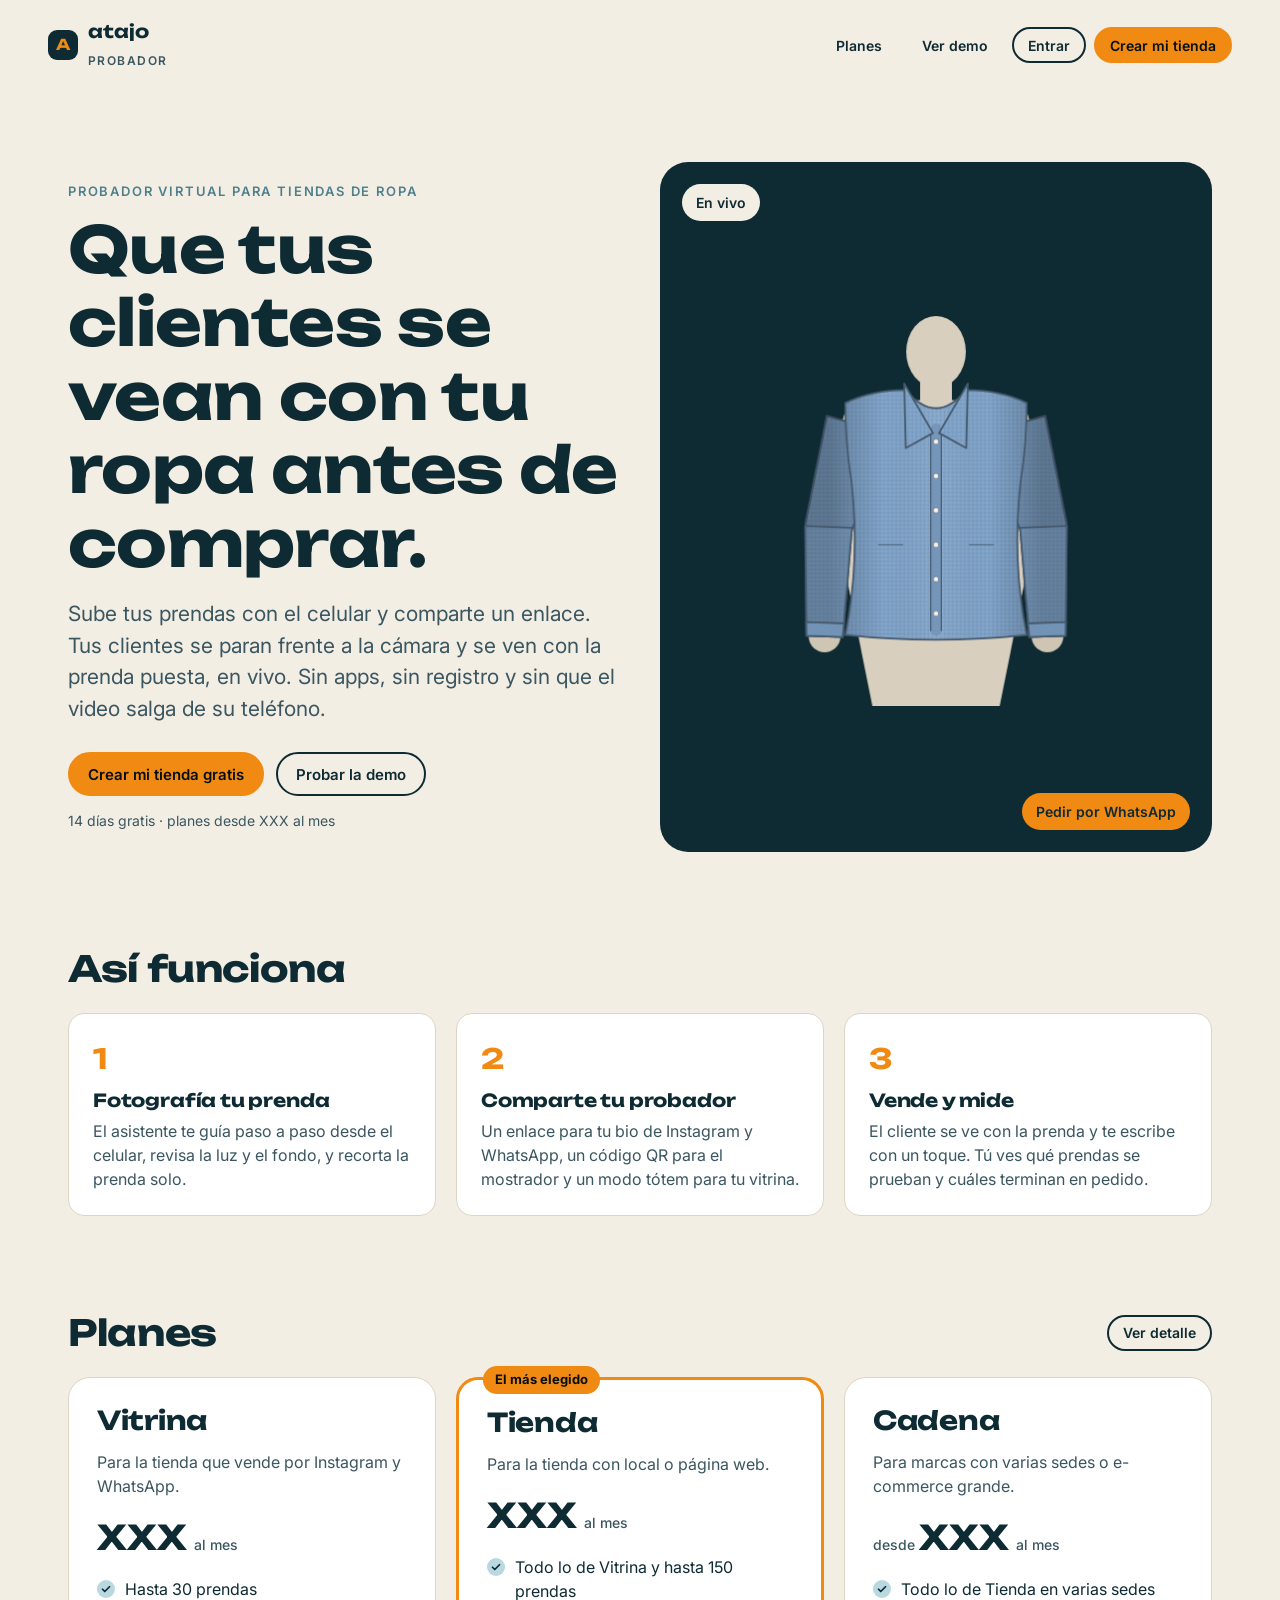
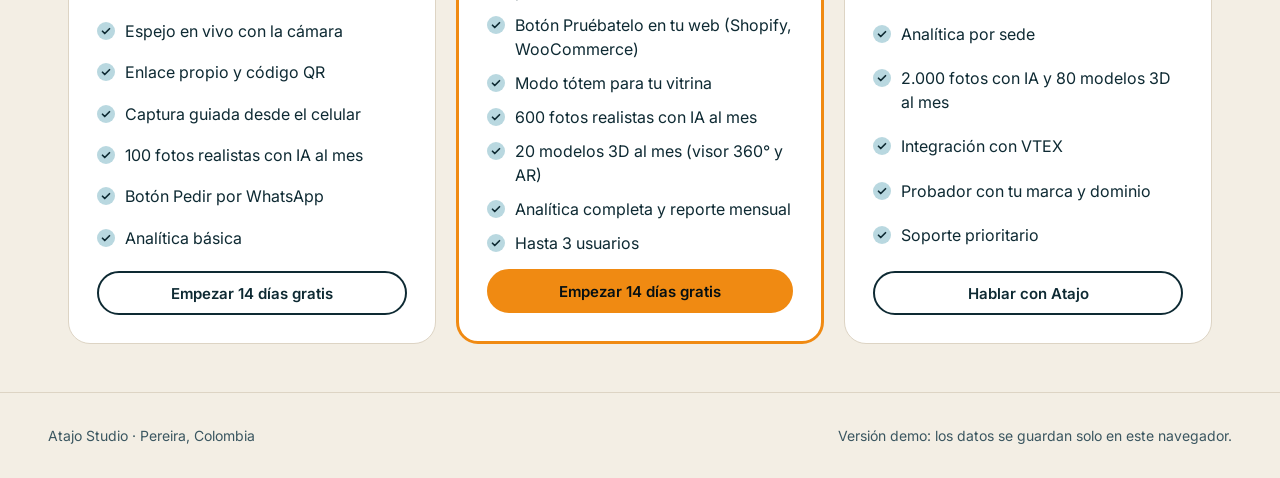
<file: web/probador/index.html>
<!doctype html>
<html lang="es">
<head>
<meta charset="utf-8">
<meta name="viewport" content="width=device-width,initial-scale=1,viewport-fit=cover">
<title>Atajo Probador</title>
<meta name="description" content="Probador virtual por suscripción para tiendas de ropa: tus clientes se ven con tus prendas en vivo, desde el celular o en tu vitrina.">
<meta name="theme-color" content="#0E2A33">
<link rel="icon" href="favicon.svg" type="image/svg+xml">
<link rel="preconnect" href="https://fonts.googleapis.com">
<link rel="preconnect" href="https://fonts.gstatic.com" crossorigin>
<link rel="stylesheet" href="https://fonts.googleapis.com/css2?family=Unbounded:wght@500;700&family=Inter:wght@400;500;600;700&display=swap">
<link rel="stylesheet" href="css/app.css">
<script src="vendor/qrcode.js"></script>
</head>
<body>
<div id="app" aria-live="polite"></div>
<div id="toast" role="status" hidden></div>
<script type="module" src="js/app.js"></script>
</body>
</html>
</file>
<file: web/probador/css/app.css>
:root{
  --ink:#050F13; --deep:#0E2A33; --teal:#4F7F8C; --mist:#B9D8E0; --sand:#F3EEE4; --paper:#FBF8F2;
  --orange:#F08A12; --amber:#FFB627; --line:#DDD4C4; --muted:#3A5660; --ok:#1F7A4D; --bad:#B4341F;
  --display:"Unbounded","Arial Black",system-ui,sans-serif; --body:"Inter","Segoe UI",system-ui,sans-serif;
  --r:16px;
}
*{box-sizing:border-box} [hidden]{display:none!important}
html,body{margin:0;background:var(--sand);color:var(--deep);font:16px/1.5 var(--body);-webkit-font-smoothing:antialiased}
a{color:var(--deep)} a:hover{color:var(--ink)}
h1,h2,h3{font-family:var(--display);line-height:1.15;margin:0;letter-spacing:-.01em}
p{margin:0}
img,canvas{max-width:100%}
:focus-visible{outline:3px solid var(--amber);outline-offset:2px}

/* Botones */
.btn{display:inline-flex;align-items:center;justify-content:center;gap:8px;min-height:44px;padding:10px 18px;border-radius:999px;border:2px solid var(--deep);
  background:transparent;color:var(--deep);font:600 15px var(--body);text-decoration:none;cursor:pointer;white-space:nowrap}
.btn:hover{background:#0E2A330d;color:var(--deep)}
.btn-primary{background:var(--orange);border-color:var(--orange);color:var(--ink)}
.btn-primary:hover{background:#e07c08;border-color:#e07c08;color:var(--ink)}
.btn-dark{background:var(--deep);color:var(--sand)}
.btn-dark:hover{background:var(--ink);color:var(--sand)}
.btn-sm{min-height:36px;padding:6px 14px;font-size:14px}
.btn-ghost{border-color:transparent}
.btn[disabled]{opacity:.45;cursor:not-allowed}
.link{background:none;border:0;padding:0;font:inherit;color:var(--deep);text-decoration:underline;cursor:pointer}

/* Marca */
.logo{display:inline-flex;align-items:center;gap:10px;font-family:var(--display);font-weight:700;font-size:18px;text-decoration:none;color:inherit}
.logo i{width:30px;height:30px;border-radius:9px;background:var(--deep);display:grid;place-items:center;font-style:normal;color:var(--orange);font-size:15px}
.logo small{font-family:var(--body);font-weight:600;font-size:12px;letter-spacing:.12em;text-transform:uppercase;color:var(--muted)}

/* Landing */
.site-nav{display:flex;justify-content:space-between;align-items:center;gap:12px;padding:18px clamp(16px,4vw,48px);flex-wrap:wrap}
.site-nav nav{display:flex;gap:8px;flex-wrap:wrap;align-items:center}
.hero{padding:clamp(28px,6vw,72px) clamp(16px,4vw,48px) 48px;display:grid;grid-template-columns:repeat(auto-fit,minmax(min(100%,420px),1fr));gap:40px;align-items:center;max-width:1240px;margin:0 auto}
.hero h1{font-size:clamp(34px,5.6vw,64px)}
.hero p.lead{font-size:clamp(17px,2vw,21px);color:var(--muted);margin-top:18px;max-width:560px}
.hero .ctas{display:flex;gap:12px;flex-wrap:wrap;margin-top:28px}
.kicker{font:600 13px var(--body);letter-spacing:.14em;text-transform:uppercase;color:var(--teal);margin-bottom:14px}
.hero-art{background:var(--deep);border-radius:28px;aspect-ratio:4/5;position:relative;overflow:hidden;display:grid;place-items:center}
.hero-art canvas{width:72%;height:auto}
.hero-art .chip{position:absolute;background:var(--sand);color:var(--deep);border-radius:999px;padding:8px 14px;font-weight:600;font-size:14px}
.section{max-width:1240px;margin:0 auto;padding:48px clamp(16px,4vw,48px)}
.section h2{font-size:clamp(24px,3.4vw,36px);margin-bottom:24px}
.steps3{display:grid;grid-template-columns:repeat(auto-fit,minmax(min(100%,260px),1fr));gap:20px}
.steps3 article{background:#fff;border:1px solid var(--line);border-radius:var(--r);padding:24px}
.steps3 b{font-family:var(--display);font-size:28px;color:var(--orange)}
.steps3 h3{font-size:18px;margin:10px 0 8px}
.steps3 p{color:var(--muted)}
.footer{padding:32px clamp(16px,4vw,48px);color:var(--muted);font-size:14px;border-top:1px solid var(--line);display:flex;justify-content:space-between;gap:12px;flex-wrap:wrap}

/* Planes */
.plans{display:grid;grid-template-columns:repeat(auto-fit,minmax(min(100%,280px),1fr));gap:20px;align-items:stretch}
.plan{background:#fff;border:1px solid var(--line);border-radius:22px;padding:28px;display:flex;flex-direction:column;gap:14px;position:relative}
.plan.featured{border:3px solid var(--orange)}
.plan .tag{position:absolute;top:-14px;left:24px;background:var(--orange);color:var(--ink);font-weight:700;font-size:13px;padding:4px 12px;border-radius:999px}
.plan h3{font-size:26px}
.plan .price{font-family:var(--display);font-size:34px;font-weight:700}
.plan .price small{font:500 14px var(--body);color:var(--muted)}
.plan ul{list-style:none;margin:0;padding:0;display:grid;gap:10px;flex:1}
.plan li{display:flex;gap:10px;align-items:flex-start}
.plan li::before{content:"";flex:none;width:18px;height:18px;margin-top:3px;border-radius:50%;background:var(--mist) url("data:image/svg+xml,%3Csvg xmlns='http://www.w3.org/2000/svg' viewBox='0 0 24 24' fill='none' stroke='%230E2A33' stroke-width='3.4' stroke-linecap='round' stroke-linejoin='round'%3E%3Cpath d='M5 12.5l4.5 4.5L19 7.5'/%3E%3C/svg%3E") center/12px no-repeat}
.plan .who{color:var(--muted)}

/* Formularios */
.auth{min-height:100vh;display:grid;place-items:center;padding:24px 16px}
.card{background:#fff;border:1px solid var(--line);border-radius:22px;padding:clamp(20px,4vw,36px);width:100%}
.auth .card{max-width:520px}
.form{display:grid;gap:16px}
.field{display:grid;gap:6px}
.field label{font-weight:600;font-size:15px}
.field .hint{font-size:13px;color:var(--muted)}
input[type=text],input[type=tel],input[type=number],input[type=url],select,textarea{width:100%;min-height:46px;padding:10px 14px;border:1.5px solid #C9BFAE;border-radius:12px;background:var(--paper);color:var(--deep);font:16px var(--body)}
input:focus,select:focus,textarea:focus{border-color:var(--deep);outline:none;box-shadow:0 0 0 3px #FFB62766}
.row{display:flex;gap:12px;flex-wrap:wrap;align-items:center}
.row.end{justify-content:flex-end}
.between{display:flex;justify-content:space-between;align-items:center;gap:12px;flex-wrap:wrap}
.pills{display:flex;gap:8px;flex-wrap:wrap}
.pill{display:inline-flex;align-items:center;gap:6px;min-height:40px;padding:6px 14px;border-radius:999px;border:1.5px solid #C9BFAE;background:var(--paper);cursor:pointer;font:600 14px var(--body);color:var(--deep)}
.pill input{position:absolute;opacity:0;pointer-events:none}
.pill:has(input:checked){background:var(--deep);color:var(--sand);border-color:var(--deep)}
.pill:has(input:focus-visible){outline:3px solid var(--amber)}
.notice{background:#FFF4DE;border:1px solid #F3D28F;border-radius:12px;padding:12px 14px;font-size:14px}

/* Panel */
.shell{display:flex;min-height:100vh;flex-wrap:wrap}
.side{flex:0 0 250px;background:var(--deep);color:var(--sand);padding:22px 16px;display:flex;flex-direction:column;gap:22px}
.side .logo{color:var(--sand)} .side .logo i{background:var(--sand);color:var(--deep)}
.side .logo small{color:var(--mist)}
.side nav{display:grid;gap:4px}
.side nav a{display:flex;align-items:center;gap:12px;min-height:44px;padding:8px 12px;border-radius:12px;color:#DCE9ED;text-decoration:none;font-weight:600}
.side nav a:hover{background:#ffffff14;color:#fff}
.side nav a[aria-current=page]{background:var(--sand);color:var(--deep)}
.side nav svg{flex:none}
.side .shopbox{margin-top:auto;background:#ffffff10;border-radius:14px;padding:14px;font-size:14px;display:grid;gap:8px}
.side .shopbox b{font-size:15px}
.side .shopbox .link{color:var(--mist)}
.main{flex:999 1 560px;min-width:0;padding:clamp(18px,3.5vw,40px);display:flex;flex-direction:column;gap:24px;max-width:1200px}
.page-h{display:flex;justify-content:space-between;align-items:flex-end;gap:16px;flex-wrap:wrap}
.page-h h1{font-size:clamp(24px,3vw,34px)}
.page-h p{color:var(--muted);margin-top:6px}
.kpis{display:grid;grid-template-columns:repeat(auto-fit,minmax(min(100%,200px),1fr));gap:16px}
.kpi{background:#fff;border:1px solid var(--line);border-radius:var(--r);padding:20px;display:grid;gap:4px}
.kpi span{font-size:14px;color:var(--muted);font-weight:600}
.kpi b{font-family:var(--display);font-size:34px;font-variant-numeric:tabular-nums}
.kpi small{color:var(--muted)}
.panel{background:#fff;border:1px solid var(--line);border-radius:var(--r);padding:clamp(18px,3vw,28px);display:grid;gap:16px}
.panel h2{font-size:20px}
.grid2{display:grid;grid-template-columns:repeat(auto-fit,minmax(min(100%,340px),1fr));gap:20px}
.checklist{list-style:none;margin:0;padding:0;display:grid;gap:10px}
.checklist li{display:flex;gap:12px;align-items:center;min-height:44px}
.checklist .dot{flex:none;width:26px;height:26px;border-radius:50%;border:2px solid #C9BFAE;display:grid;place-items:center}
.checklist .done .dot{background:var(--ok);border-color:var(--ok)}
.checklist .done span{color:var(--muted);text-decoration:line-through}
.soon{display:inline-block;background:var(--mist);color:var(--deep);font-size:12px;font-weight:700;padding:2px 10px;border-radius:999px;vertical-align:middle}

/* Catálogo */
.garments{display:grid;grid-template-columns:repeat(auto-fill,minmax(min(100%,210px),1fr));gap:16px}
.gcard{background:#fff;border:1px solid var(--line);border-radius:var(--r);overflow:hidden;display:flex;flex-direction:column}
.gcard .thumb{background:repeating-conic-gradient(#EEE8DC 0 25%,#F7F3EC 0 50%) 0 0/20px 20px;aspect-ratio:1;display:grid;place-items:center}
.gcard .thumb canvas{width:86%;height:86%}
.gcard .body{padding:14px;display:grid;gap:8px;flex:1}
.gcard .body b{line-height:1.3}
.gcard .meta{font-size:14px;color:var(--muted);display:flex;justify-content:space-between;gap:8px}
.gcard .acts{display:flex;gap:6px;flex-wrap:wrap;margin-top:auto}
.badge{font-size:12px;font-weight:700;padding:2px 9px;border-radius:999px;background:#E7F3EC;color:var(--ok)}
.badge.off{background:#EEE8DC;color:var(--muted)}
.add-card{border:2px dashed #C2B8A6;border-radius:var(--r);display:grid;place-items:center;text-align:center;padding:24px;min-height:260px;text-decoration:none;color:var(--deep);gap:10px}
.add-card:hover{border-color:var(--orange);background:#fff}
.add-card b{font-family:var(--display);font-size:40px;color:var(--orange);line-height:1}

/* Asistente de captura */
.wizard{display:grid;gap:20px}
.stepper{display:flex;gap:6px;list-style:none;margin:0;padding:0;flex-wrap:wrap}
.stepper li{flex:1 1 90px;display:grid;gap:6px;font-size:13px;font-weight:600;color:var(--muted)}
.stepper li::before{content:"";height:6px;border-radius:6px;background:#DDD4C4}
.stepper li.on{color:var(--deep)} .stepper li.on::before{background:var(--orange)}
.stepper li.done::before{background:var(--deep)}
.tips{display:grid;grid-template-columns:repeat(auto-fit,minmax(min(100%,220px),1fr));gap:14px}
.tip{background:var(--paper);border:1px solid var(--line);border-radius:14px;padding:16px;display:grid;gap:8px}
.tip svg{color:var(--orange)}
.tip b{font-size:16px}
.tip p{font-size:14px;color:var(--muted)}
.capture{position:relative;background:var(--ink);border-radius:18px;overflow:hidden;aspect-ratio:3/4;max-height:70vh;margin:0 auto;width:100%;max-width:520px}
.capture video,.capture canvas{position:absolute;inset:0;width:100%;height:100%;object-fit:cover}
.capture .overlay{pointer-events:none}
.capture .say{position:absolute;left:12px;right:12px;top:12px;background:#050F13cc;color:var(--sand);border-radius:12px;padding:10px 12px;font-size:14px;text-align:center}
.checks{display:grid;gap:8px;list-style:none;margin:0;padding:0}
.checks li{display:flex;gap:10px;align-items:flex-start;padding:10px 12px;border-radius:12px;background:#E7F3EC}
.checks li.bad{background:#FBE7E2}
.checks li b{min-width:110px}
.checkered{background:repeating-conic-gradient(#EEE8DC 0 25%,#F7F3EC 0 50%) 0 0/20px 20px;border-radius:16px;display:grid;place-items:center;padding:12px}
.anchor-stage{align-self:start;position:relative;touch-action:none;user-select:none;max-width:520px;margin:0 auto}
.anchor-stage canvas{display:block;width:100%;height:auto;border-radius:12px}
.handle{position:absolute;width:44px;height:44px;margin:-22px 0 0 -22px;border-radius:50%;border:0;background:transparent;cursor:grab;display:grid;place-items:center;padding:0}
.handle::before{content:"";width:22px;height:22px;border-radius:50%;background:var(--orange);border:3px solid #fff;box-shadow:0 1px 6px #0006}
.handle.hem::before{background:var(--mist);border-color:var(--deep)}
.handle span{position:absolute;top:40px;white-space:nowrap;background:var(--deep);color:#fff;font-size:12px;font-weight:600;padding:2px 8px;border-radius:999px}
.preview-duo{display:grid;grid-template-columns:repeat(auto-fit,minmax(min(100%,220px),1fr));gap:16px}
.preview-duo #pv,.preview-duo #pv2{width:100%;height:auto;background:var(--paper);border-radius:14px;border:1px solid var(--line)}
.pose-duo{display:grid;grid-template-columns:1fr 1fr;gap:10px;align-content:start}
.pose-duo figure{margin:0}.pose-duo figcaption{text-align:center;margin-top:4px;color:var(--muted);font-size:13px}
.pose-duo .hint{grid-column:1/-1;margin:0}
.handle.pit::before{background:#2FA36B}
.handle.elbow::before{background:#2E6FD8}
.handle.cuff::before{background:#7A4FD0}
.handle[hidden]{display:none}

/* Analítica */
.bars{display:grid;gap:10px}
.bar{display:grid;grid-template-columns:minmax(110px,180px) 1fr auto;gap:12px;align-items:center;font-size:14px}
.bar .track{height:14px;background:#EEE8DC;border-radius:999px;overflow:hidden}
.bar .fill{height:100%;background:var(--deep);border-radius:999px}
.bar .fill.alt{background:var(--orange)}
.days{display:flex;align-items:flex-end;gap:6px;height:160px;padding-top:8px}
.days div{flex:1;display:flex;flex-direction:column;justify-content:flex-end;align-items:center;gap:6px;height:100%;font-size:12px;color:var(--muted)}
.days i{display:block;width:100%;max-width:38px;background:var(--orange);border-radius:6px 6px 2px 2px;min-height:2px}
.legend{display:flex;gap:14px;font-size:13px;color:var(--muted);flex-wrap:wrap}
.table{width:100%;border-collapse:collapse;font-size:14px}
.table th,.table td{text-align:left;padding:10px 8px;border-bottom:1px solid var(--line)}
.table th{color:var(--muted);font-weight:600}
.table td.num,.table th.num{text-align:right;font-variant-numeric:tabular-nums}
.scroll-x{overflow-x:auto}

/* Compartir */
.qr{background:#fff;border-radius:14px;padding:14px;display:inline-grid;border:1px solid var(--line)}
.qr img{width:200px;height:200px;image-rendering:pixelated}
.code{font:13px/1.5 ui-monospace,"JetBrains Mono",monospace;background:var(--ink);color:#DCE9ED;padding:14px;border-radius:12px;overflow-x:auto;white-space:pre}
.copyline{display:flex;gap:8px;flex-wrap:wrap;align-items:center}
.copyline input{flex:1 1 240px}

#toast{position:fixed;left:50%;bottom:24px;transform:translateX(-50%);background:var(--deep);color:var(--sand);padding:12px 18px;border-radius:12px;font-weight:600;z-index:50;box-shadow:0 6px 24px #0004;max-width:90vw}

/* ---------- Probador ---------- */
.to-page{position:fixed;inset:0;background:var(--ink)}
.to{position:absolute;inset:0;color:var(--sand);background:var(--ink);overflow:hidden;color-scheme:dark}
.to-view{position:absolute;inset:0;width:100%;height:100%;display:block}
.to-cam{display:none}
.to-top{position:absolute;top:0;left:0;right:0;display:flex;justify-content:space-between;align-items:flex-start;gap:12px;padding:max(14px,env(safe-area-inset-top)) 16px 0;pointer-events:none}
.to-brand{font-family:var(--display);font-weight:700;font-size:clamp(15px,2.4vw,22px);text-shadow:0 1px 8px #0008}
.to-brand small{display:block;font:600 11px var(--body);letter-spacing:.14em;text-transform:uppercase;color:var(--mist);margin-top:4px}
.to-tools{display:flex;gap:8px;pointer-events:auto;flex-wrap:wrap;justify-content:flex-end}
.to-btn{display:inline-flex;align-items:center;min-height:44px;font:600 14px var(--body);color:var(--sand);background:#0E2A33cc;border:1px solid #B9D8E055;border-radius:999px;padding:9px 16px;cursor:pointer;backdrop-filter:blur(6px);text-decoration:none}
.to-btn:hover{border-color:var(--amber);color:var(--sand)}
.to-status{position:absolute;left:50%;transform:translateX(-50%);bottom:250px;font-family:var(--display);font-weight:500;font-size:clamp(15px,2.6vw,24px);background:#050F13b0;padding:10px 18px;border-radius:14px;text-align:center;max-width:90%;pointer-events:none}
.to-status:empty{display:none}
.to-status.ok{color:var(--amber)}
.to-meta{position:absolute;right:16px;top:72px;font:600 11px var(--body);color:var(--mist);opacity:.8;pointer-events:none}
.to-buy{position:absolute;left:50%;transform:translateX(-50%);bottom:184px;display:flex;align-items:center;gap:14px;background:#F3EEE4;color:var(--deep);border-radius:999px;padding:6px 6px 6px 20px;box-shadow:0 6px 24px #0006;max-width:94%}
.to-buy div{font-size:14px;white-space:nowrap;overflow:hidden;text-overflow:ellipsis}
.to-cta{display:inline-flex;align-items:center;min-height:44px;background:var(--orange);color:var(--ink);font-weight:700;border-radius:999px;padding:8px 16px;text-decoration:none;white-space:nowrap}
.to-cta:hover{color:var(--ink);background:#e07c08}
.to-rail{position:absolute;left:0;right:0;bottom:0;display:flex;gap:10px;overflow-x:auto;padding:14px 16px max(16px,env(safe-area-inset-bottom));background:linear-gradient(transparent,#050F13ee 35%)}
.to-card{flex:0 0 auto;width:118px;border-radius:14px;border:2px solid transparent;background:#0E2A33e6;padding:8px;text-align:left;color:var(--sand);cursor:pointer;font:inherit}
.to-card canvas{width:100%;height:auto;aspect-ratio:1;border-radius:9px;background:#B9D8E01a;display:block}
.to-card b{display:block;font-size:12px;margin-top:6px;line-height:1.2}
.to-card span{font-size:11px;color:var(--mist)}
.to-card[aria-pressed="true"]{border-color:var(--orange)}
.to-splash{position:absolute;inset:0;display:grid;place-items:center;background:radial-gradient(circle at 50% 40%,#0E2A33,#050F13 70%);padding:24px;z-index:3}
.to-box{max-width:540px;text-align:center;display:grid;gap:14px}
.to-box h1{font-size:clamp(22px,4vw,34px);text-wrap:balance}
.to-box p{color:var(--mist)}
.to-row{display:flex;gap:10px;justify-content:center;flex-wrap:wrap}
.to-start{background:var(--orange);color:var(--ink);border-color:var(--orange);font-size:16px;padding:12px 24px}
.to-start:hover{color:var(--ink)}
.to-err{color:var(--amber);min-height:1.2em}
.to-tip{font-size:13px}
.to-totem .to-card{width:150px}
.to-totem .to-brand{font-size:clamp(20px,3vw,34px)}
.to-inline{position:relative;height:min(78vh,760px);border-radius:20px;overflow:hidden}

@media (max-width:820px){
  .shell{flex-direction:column;flex-wrap:nowrap}
  .side{flex:none;width:100%;min-width:0;flex-direction:column;align-items:stretch;padding:12px 16px;gap:10px}
  .side nav{display:flex;overflow-x:auto;gap:2px;width:100%;min-width:0;-webkit-overflow-scrolling:touch}
  .main{flex:1 1 auto;width:100%}
  .side nav a{white-space:nowrap;padding:6px 10px}
  .side .shopbox{display:none}
}
@media (prefers-reduced-motion:reduce){*{transition:none!important;scroll-behavior:auto!important}}
</file>
